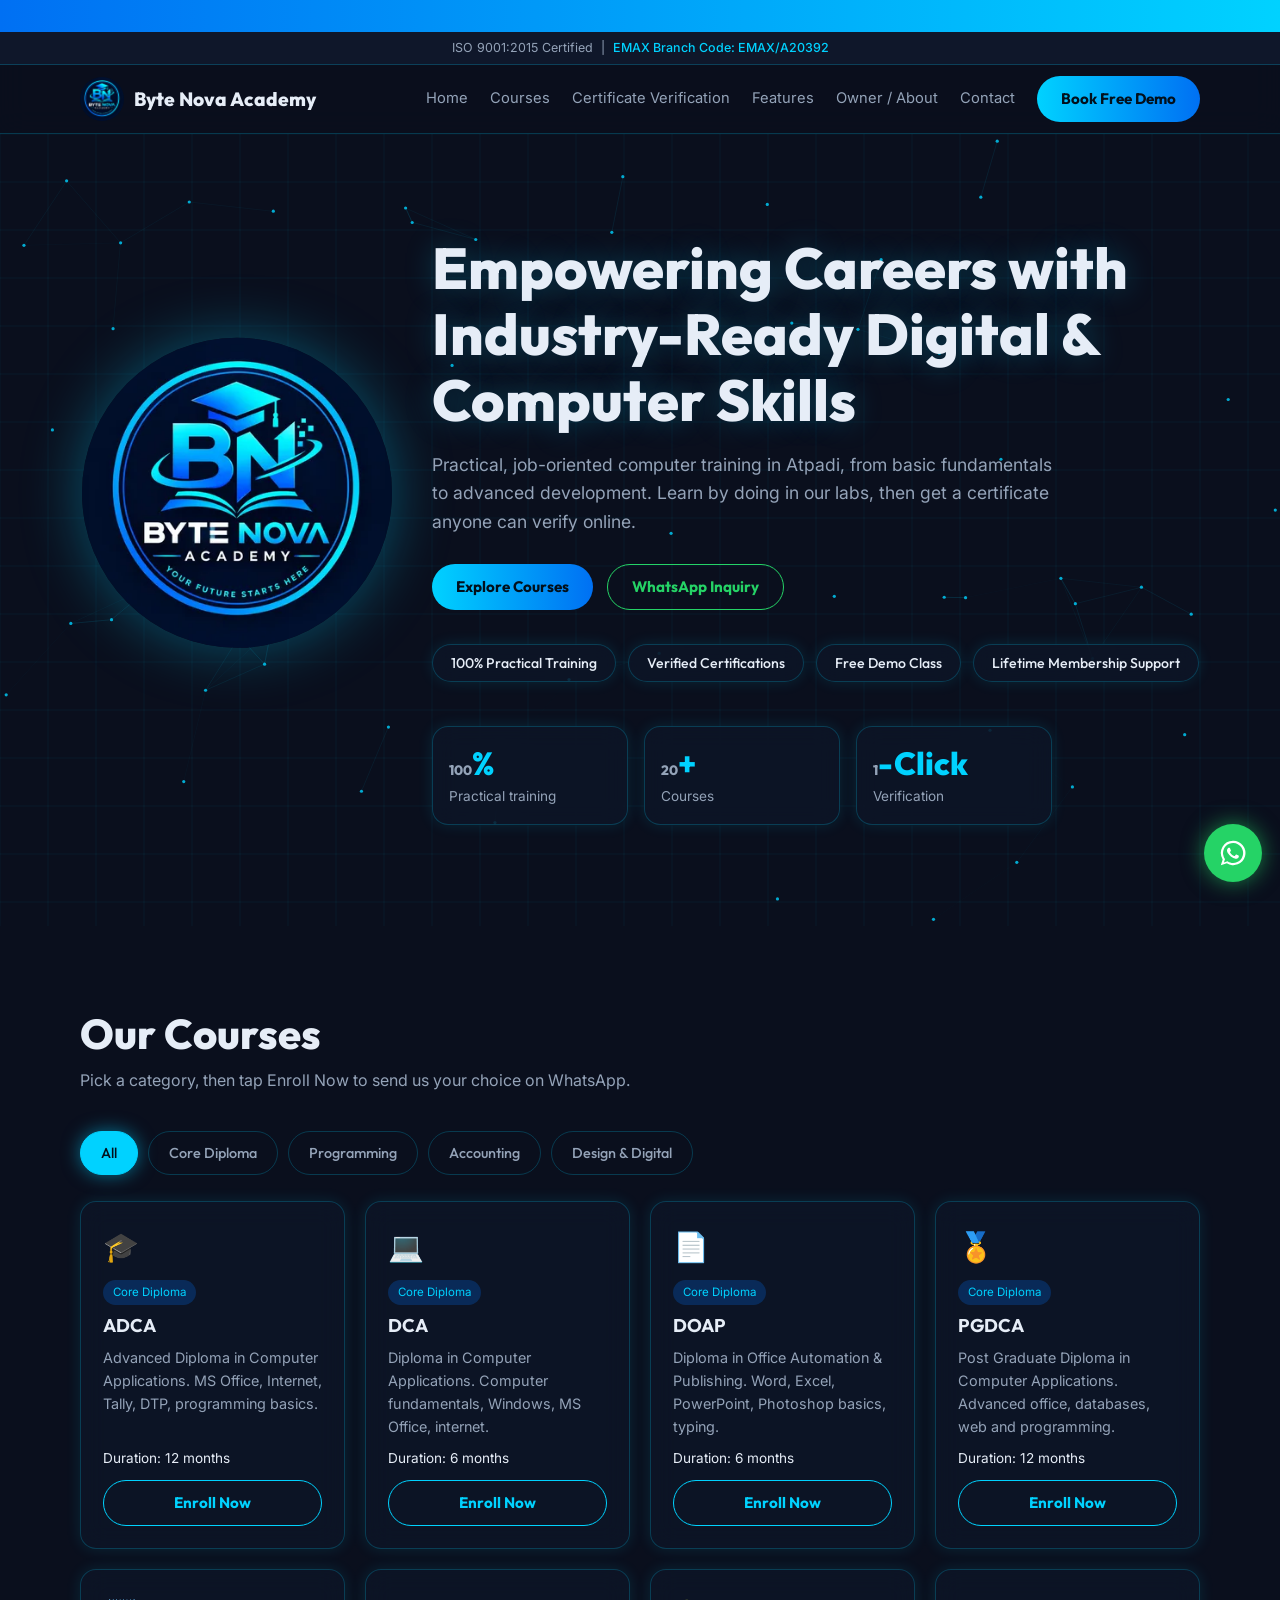
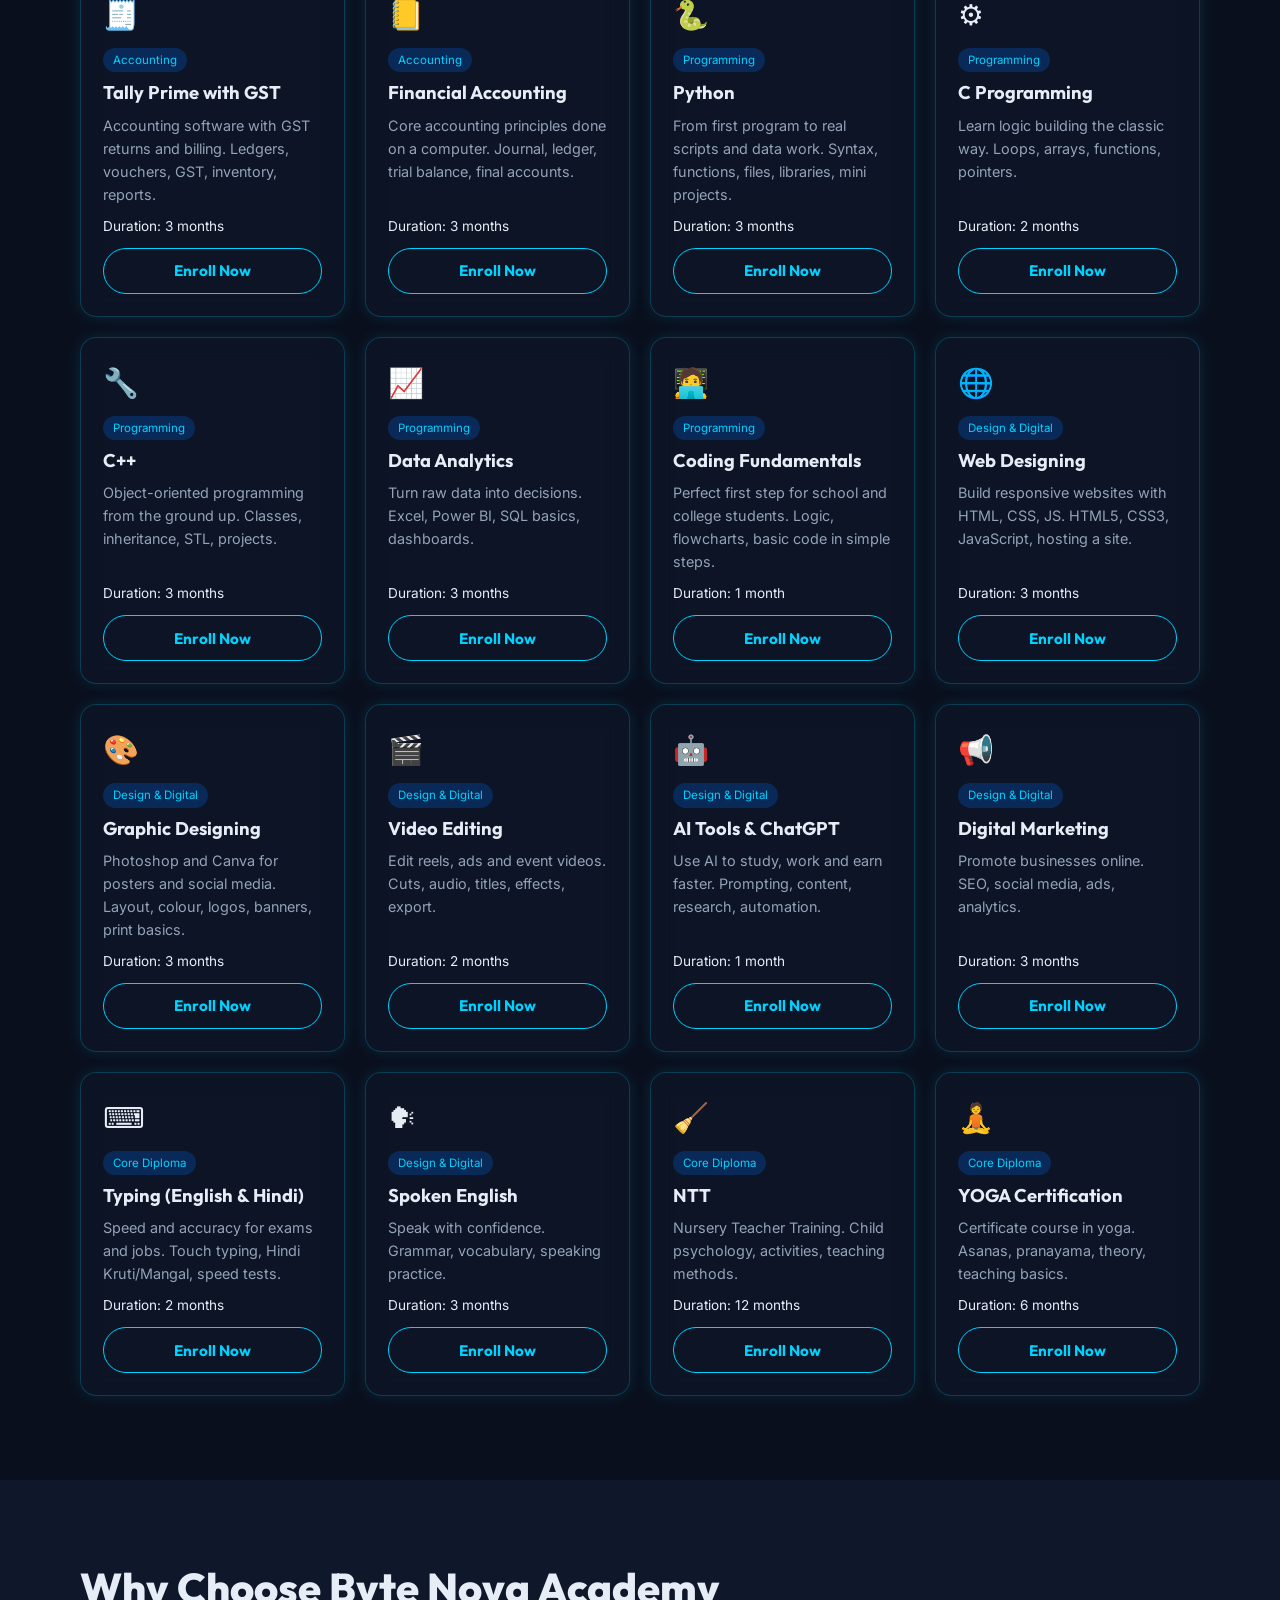
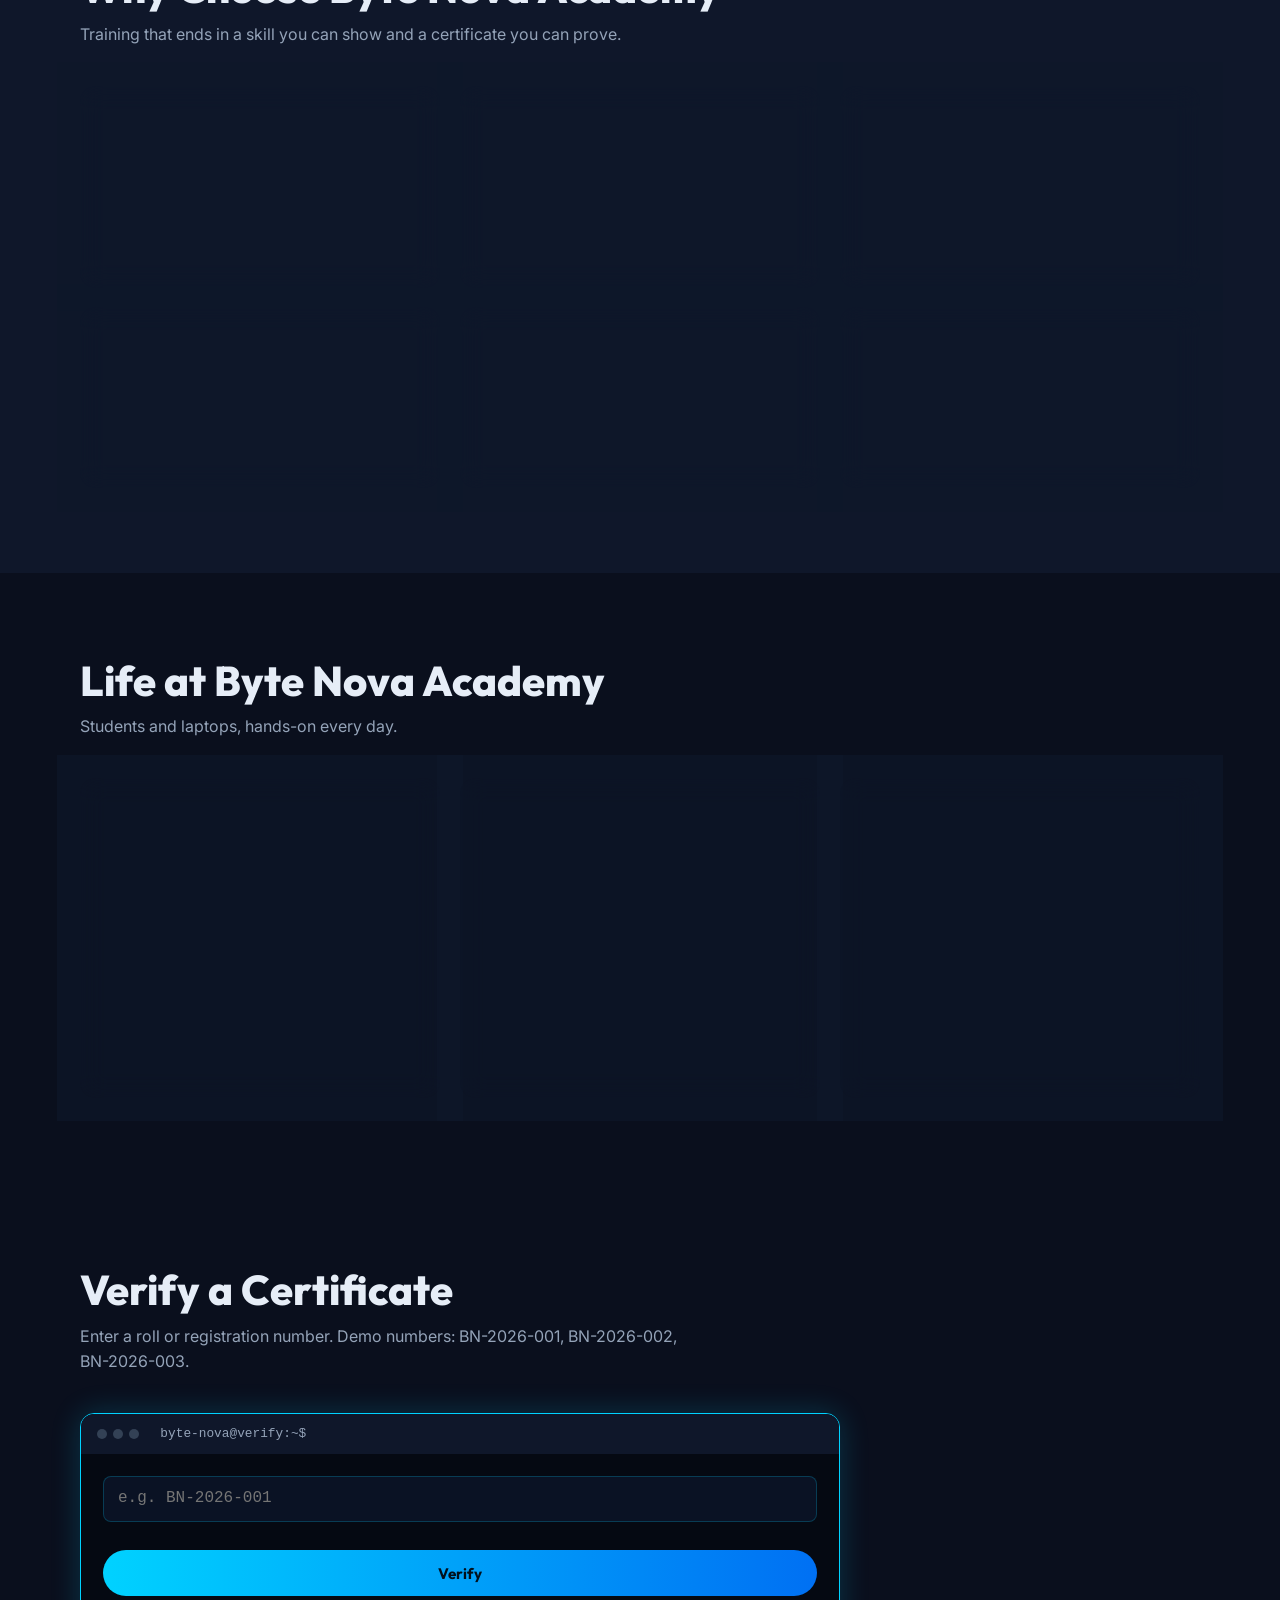
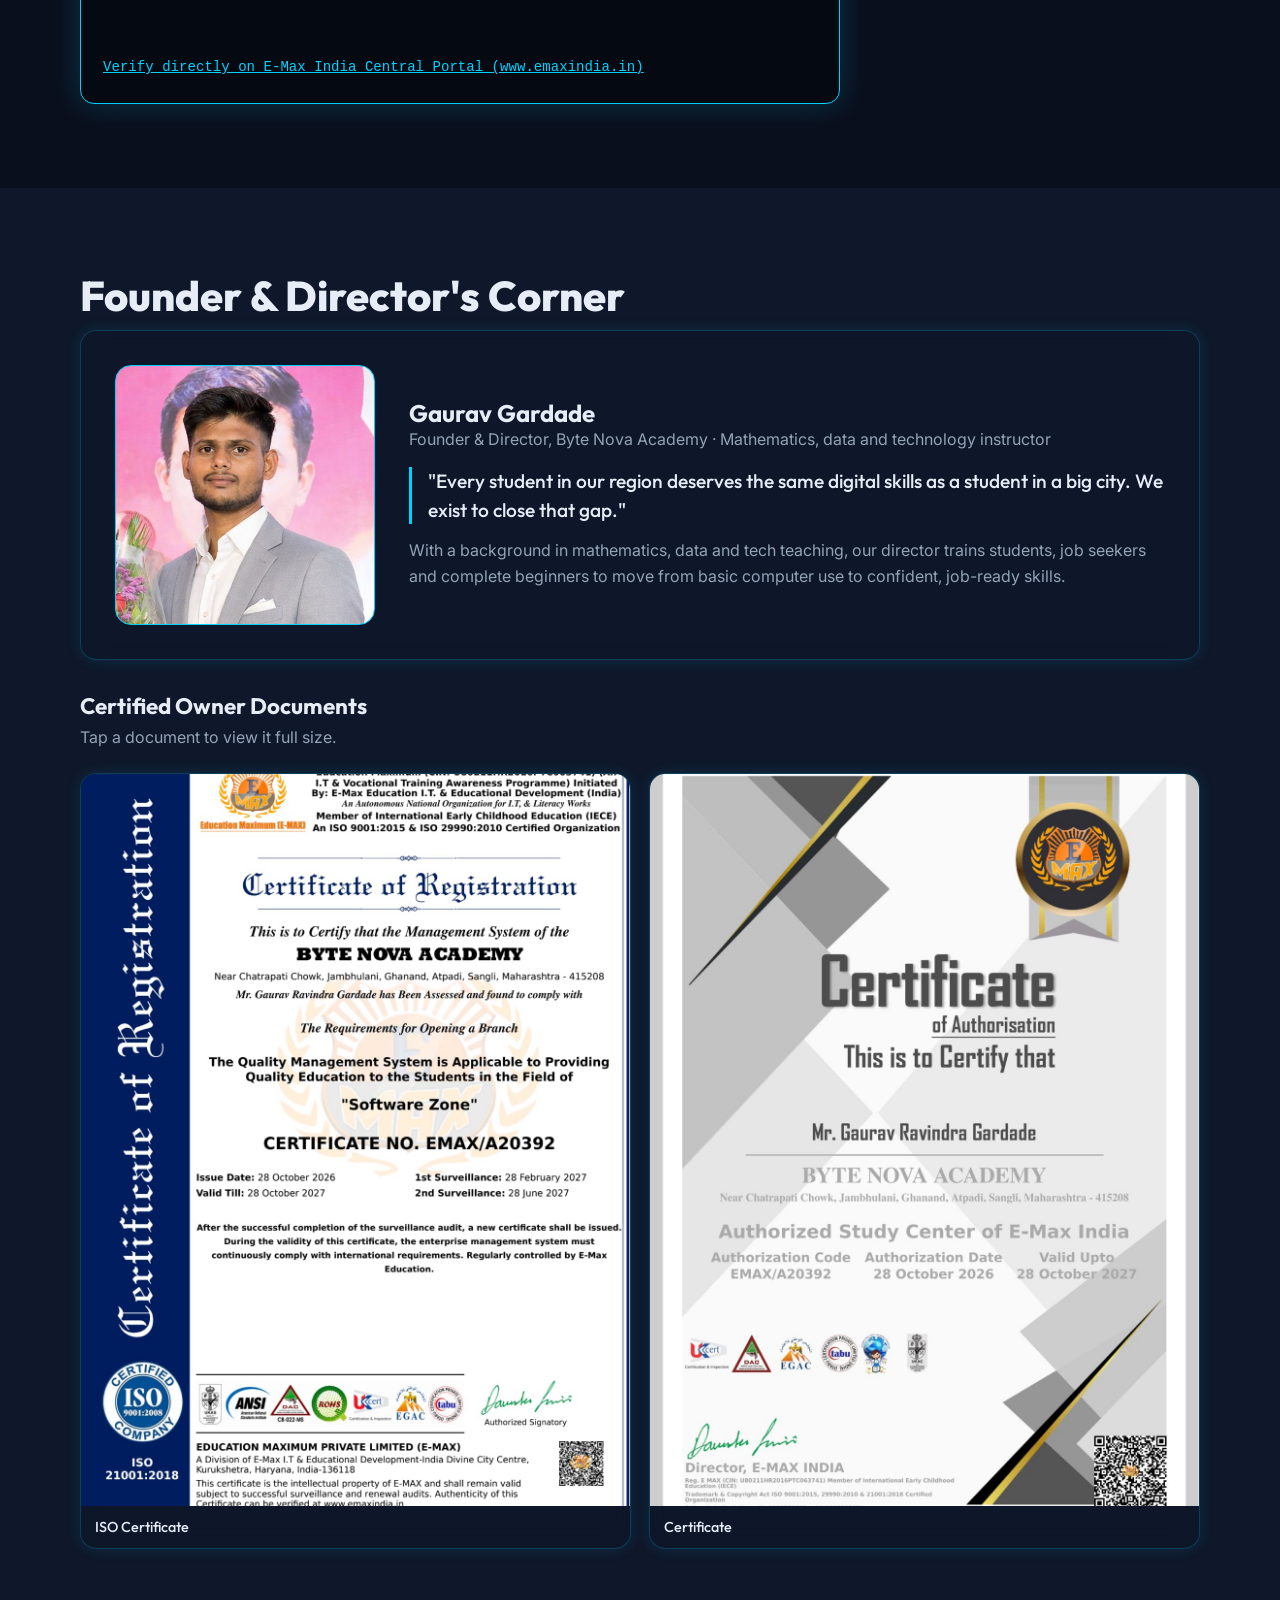
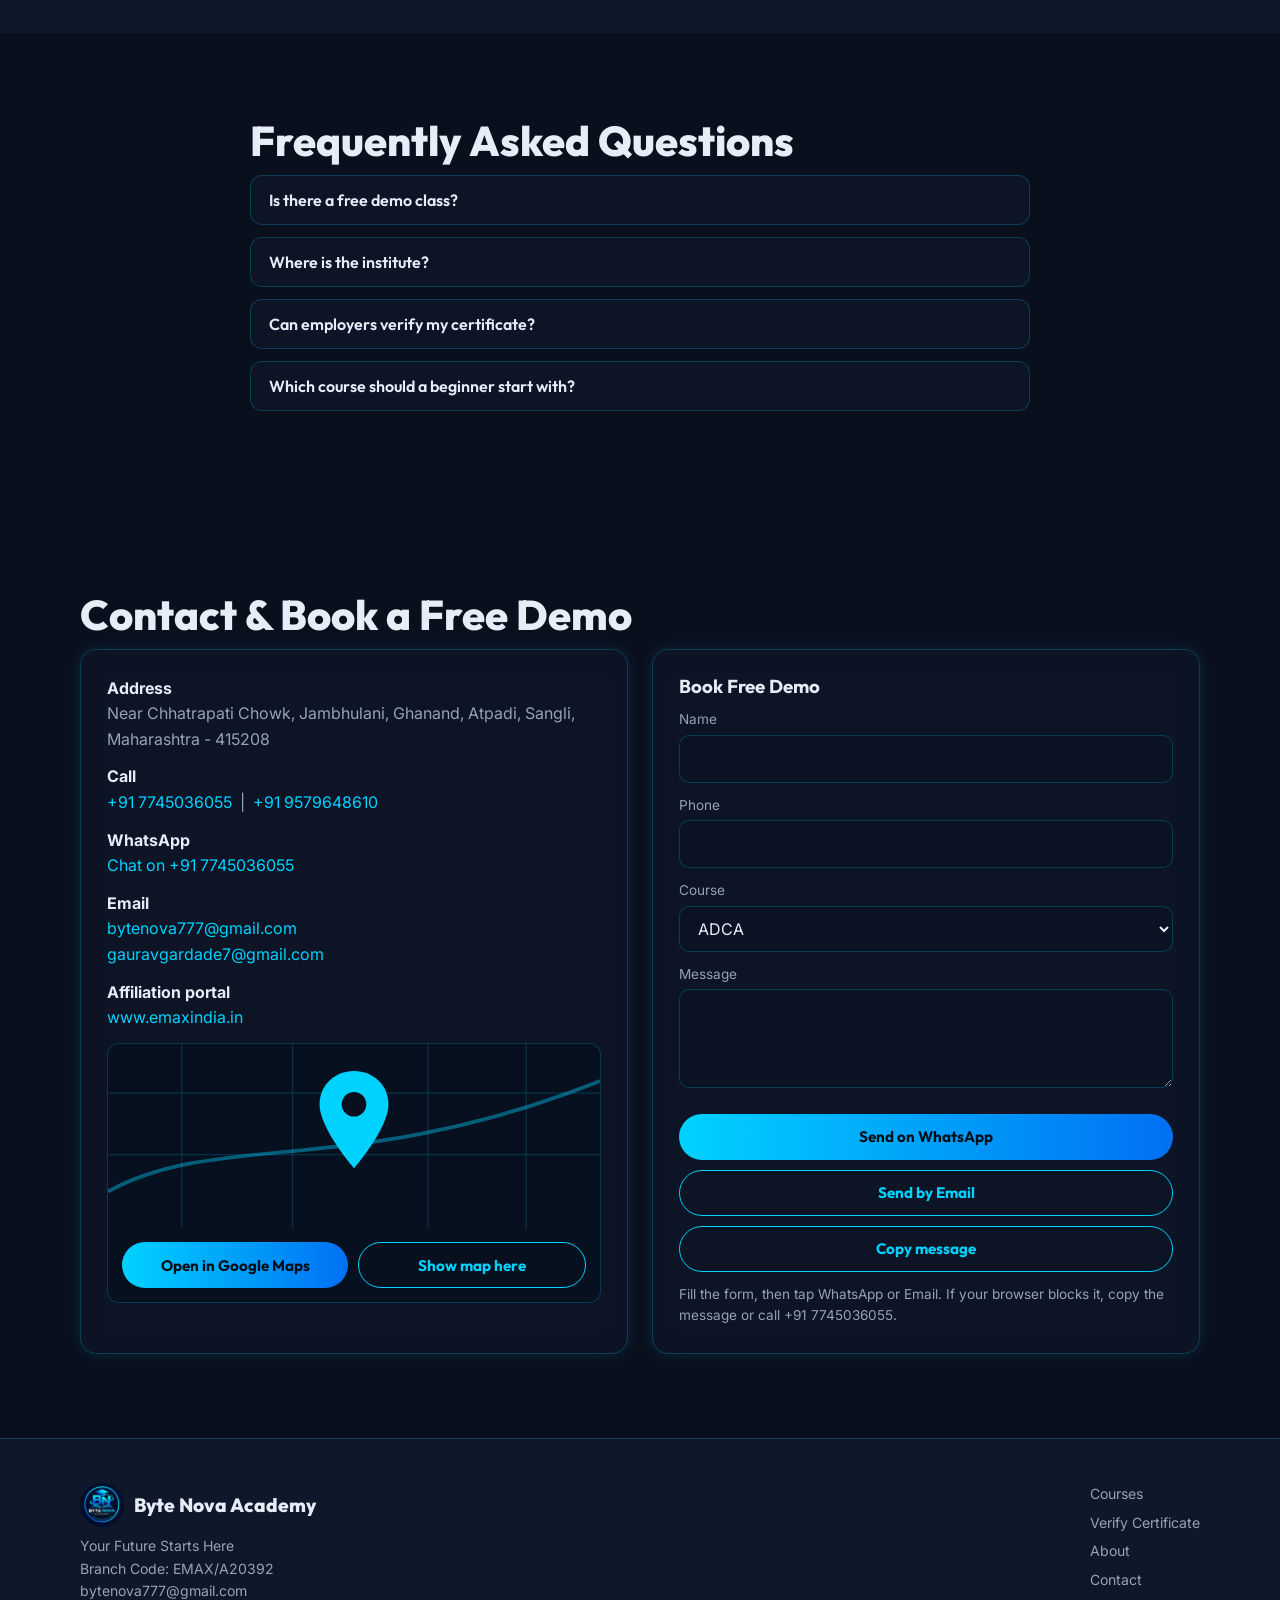
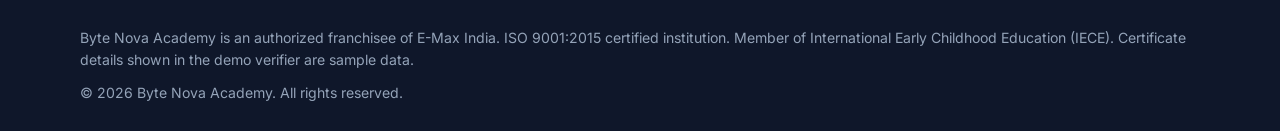
<file: index.html>
<!DOCTYPE html>
<html lang="en">
<head>
<meta charset="utf-8">
<meta name="viewport" content="width=device-width, initial-scale=1">
<title>Byte Nova Academy | Computer Courses in Atpadi, Sangli</title>
<meta name="description" content="Byte Nova Academy, authorized E-Max India franchisee in Atpadi, Sangli. ADCA, DCA, Tally, Python, Web Design, Digital Marketing and more. Free demo class.">
<meta name="robots" content="index, follow, max-image-preview:large">
<meta name="keywords" content="Byte Nova Academy, computer institute Atpadi, computer classes Sangli, ADCA, DCA, Tally GST course, Python course, web designing, E-Max India franchise, EMAX/A20392">
<meta name="author" content="Byte Nova Academy">
<meta name="geo.region" content="IN-MH"><meta name="geo.placename" content="Atpadi, Sangli">
<meta name="theme-color" content="#0a0f1d">
<!-- GOOGLE SEARCH CONSOLE: paste the content value from Search Console > Add property > URL prefix > HTML tag -->
<meta name="google-site-verification" content="Pr7QEl2_Z40V494Vmo86W4ati4UQ3uqjABa7WLPa0KI">
<!-- SITE URL is set to your live GitHub Pages address -->
<link rel="canonical" href="https://web-universe7.github.io/byte_nova_academy/">
<meta property="og:type" content="website"><meta property="og:site_name" content="Byte Nova Academy">
<meta property="og:title" content="Byte Nova Academy | Computer Courses in Atpadi, Sangli">
<meta property="og:description" content="ADCA, DCA, Tally, Python, Web Design, Digital Marketing. Free demo class. Authorized E-Max India franchisee.">
<meta property="og:url" content="https://web-universe7.github.io/byte_nova_academy/"><meta property="og:image" content="https://web-universe7.github.io/byte_nova_academy/images/logo.png">
<meta name="twitter:card" content="summary_large_image">
<script type="application/ld+json">{"@context":"https://schema.org","@type":"EducationalOrganization","name":"Byte Nova Academy","alternateName":"E-Max India Branch EMAX/A20392","url":"https://web-universe7.github.io/byte_nova_academy/","logo":"https://web-universe7.github.io/byte_nova_academy/images/logo.png","image":"https://web-universe7.github.io/byte_nova_academy/images/logo.png","founder":{"@type":"Person","name":"Gaurav Gardade","jobTitle":"Founder & Director"},"slogan":"Your Future Starts Here","email":"bytenova777@gmail.com","telephone":["+917745036055","+919579648610"],"address":{"@type":"PostalAddress","streetAddress":"Near Chhatrapati Chowk, Jambhulani, Ghanand","addressLocality":"Atpadi","addressRegion":"Maharashtra","postalCode":"415208","addressCountry":"IN"},"areaServed":["Atpadi","Sangli","Maharashtra"],"sameAs":["https://www.emaxindia.in"]}</script>
<!-- BING WEBMASTER (optional): paste code from Bing Webmaster Tools > Add site > HTML Meta Tag -->
<meta name="msvalidate.01" content="PASTE-YOUR-BING-CODE-HERE">
<meta name="format-detection" content="telephone=yes">
<link rel="alternate" hreflang="en-in" href="https://web-universe7.github.io/byte_nova_academy/">
<script type="application/ld+json">{"@context":"https://schema.org","@type":"FAQPage","mainEntity":[
{"@type":"Question","name":"Is there a free demo class at Byte Nova Academy?","acceptedAnswer":{"@type":"Answer","text":"Yes. Book a free demo class on WhatsApp at +91 7745036055."}},
{"@type":"Question","name":"Where is Byte Nova Academy located?","acceptedAnswer":{"@type":"Answer","text":"Near Chhatrapati Chowk, Jambhulani, Ghanand, Atpadi, Sangli, Maharashtra 415208."}},
{"@type":"Question","name":"Are the certificates verifiable?","acceptedAnswer":{"@type":"Answer","text":"Yes. Certificates are ISO 9001:2015 certified, carry a QR code and can be verified online with the E-Max India portal."}},
{"@type":"Question","name":"Which courses are available?","acceptedAnswer":{"@type":"Answer","text":"ADCA, DCA, DOAP, PGDCA, Tally Prime with GST, Python, C, C++, Web Designing, Graphic Designing, Digital Marketing, Typing, Spoken English, NTT and Yoga."}}]}</script>
<link rel="icon" type="image/png" href="[data-uri]">
<link rel="apple-touch-icon" href="images/logo.png">
<link rel="preconnect" href="https://fonts.googleapis.com">
<link href="https://fonts.googleapis.com/css2?family=Outfit:wght@400;500;700;800&family=Inter:wght@400;500&display=swap" rel="stylesheet">
<style>
/* ===== DESIGN TOKENS: edit colours here ===== */
:root{--founder:url("[data-uri]");--logo:url("[data-uri]");--bg:#0a0f1d;--bg2:#0f172a;--cyan:#00d2ff;--blue:#0070f3;--text:#e6edf7;--mute:#94a3b8;--glass:rgba(15,23,42,.65);--line:rgba(0,210,255,.22)}
*{box-sizing:border-box;margin:0}
html{scroll-behavior:smooth;scroll-padding-top:110px}
body{background:var(--bg);color:var(--text);font:16px/1.6 Inter,system-ui,sans-serif;overflow-x:hidden}
h1,h2,h3,.brand{font-family:Outfit,sans-serif;line-height:1.15}
a{color:inherit;text-decoration:none}
:focus-visible{outline:2px solid var(--cyan);outline-offset:3px}
.wrap{max-width:1160px;margin:0 auto;padding:0 20px}
section{padding:84px 0;position:relative}
.sec-title{font-size:clamp(1.8rem,4vw,2.6rem);font-weight:800;margin-bottom:10px}
.sec-sub{color:var(--mute);max-width:620px;margin-bottom:38px}
.glass{background:var(--glass);backdrop-filter:blur(12px);-webkit-backdrop-filter:blur(12px);border:1px solid var(--line);border-radius:16px;box-shadow:0 0 15px rgba(0,210,255,.12);transition:box-shadow .3s,transform .3s,border-color .3s}
.glass:hover{box-shadow:0 0 28px rgba(0,210,255,.35);border-color:var(--cyan);transform:translateY(-4px)}
.btn{display:inline-flex;align-items:center;justify-content:center;min-height:46px;padding:0 24px;border-radius:999px;font:700 .95rem Outfit,sans-serif;cursor:pointer;border:1px solid var(--cyan);color:var(--cyan);background:transparent;transition:box-shadow .3s,background .3s,color .3s}
.btn:hover{box-shadow:0 0 22px rgba(0,210,255,.55)}
.btn.solid{background:linear-gradient(90deg,var(--cyan),var(--blue));color:#02101c;border:0}
.btn.wa{border-color:#25d366;color:#25d366}.btn.wa:hover{box-shadow:0 0 22px rgba(37,211,102,.5)}
/* Announcement ticker */
.ticker{background:linear-gradient(90deg,var(--blue),var(--cyan));color:#02101c;font:700 .85rem Outfit;overflow:hidden;white-space:nowrap;padding:7px 0}
.ticker span{display:inline-block;padding-left:100%;animation:tick 22s linear infinite}
@keyframes tick{to{transform:translateX(-100%)}}
/* Navbar */
header{position:sticky;top:0;z-index:50;background:rgba(10,15,29,.7);backdrop-filter:blur(14px);-webkit-backdrop-filter:blur(14px);border-bottom:1px solid var(--line)}
.nav{display:flex;align-items:center;justify-content:space-between;height:68px;gap:16px}
.brand{display:flex;align-items:center;gap:10px;font-weight:800;font-size:1.2rem}
/* LOGO: images/logo.png (swap the file to change it everywhere) */
.logo{width:44px;height:44px;border-radius:50%;background:var(--logo) center/cover no-repeat;flex:none;display:inline-block;transition:box-shadow .3s}
.brand:hover .logo{box-shadow:0 0 20px var(--cyan)}
.links{display:flex;gap:22px;align-items:center;font-size:.92rem;color:var(--mute)}
.links a:hover{color:var(--cyan)}
.burger{display:none;background:none;border:1px solid var(--line);color:var(--cyan);width:44px;height:44px;border-radius:10px;font-size:1.3rem;cursor:pointer}
.badges{background:var(--bg2);border-bottom:1px solid var(--line);font-size:.78rem;color:var(--mute);text-align:center;padding:6px 10px}
.badges b{color:var(--cyan);font-weight:500}
@media(max-width:900px){.burger{display:block}.links{display:none;position:absolute;top:68px;left:0;right:0;flex-direction:column;align-items:stretch;background:var(--bg2);padding:16px 20px;border-bottom:1px solid var(--line)}.links.open{display:flex}.links a{padding:10px 0}}
/* Hero */
.hero{min-height:88vh;display:flex;align-items:center;overflow:hidden}
#grid{position:absolute;inset:0;width:100%;height:100%;z-index:0}
.hero .wrap{position:relative;z-index:1}
.emblem{background:var(--logo) center/cover no-repeat;position:absolute;left:20px;top:50%;width:310px;height:310px;border-radius:50%;transform:translateY(-62%);box-shadow:0 0 60px rgba(0,210,255,.35);animation:efloat 6s ease-in-out infinite}
@keyframes efloat{50%{transform:translateY(-68%)}}
@media(max-width:1100px){.emblem{display:none}}
@media(min-width:1101px){.hero .wrap{padding-left:370px}}
.hero h1,.hero p{position:relative}
.hero h1{font-size:clamp(2.2rem,5vw,3.6rem);font-weight:800;max-width:720px;margin-bottom:18px;text-shadow:0 0 30px rgba(0,210,255,.25)}
.hero p{color:var(--mute);max-width:620px;font-size:1.1rem;margin-bottom:28px}
.cta{display:flex;gap:14px;flex-wrap:wrap;margin-bottom:34px}
.pills{display:flex;flex-wrap:wrap;gap:12px}
.pill{padding:9px 18px;border-radius:999px;font:500 .88rem Outfit;animation:float 5s ease-in-out infinite}
.pill:nth-child(2){animation-delay:-1.2s}.pill:nth-child(3){animation-delay:-2.4s}.pill:nth-child(4){animation-delay:-3.6s}
@keyframes float{50%{transform:translateY(-8px)}}
.stats{display:grid;grid-template-columns:repeat(3,1fr);gap:16px;margin-top:44px;max-width:620px}
.stat{padding:16px}.stat b{display:block;font:800 2rem Outfit;color:var(--cyan)}.stat span{color:var(--mute);font-size:.85rem}
/* Courses */
.tabs{display:flex;flex-wrap:wrap;gap:10px;margin-bottom:26px}
.tab{min-height:44px;padding:0 20px;border-radius:999px;border:1px solid var(--line);background:transparent;color:var(--mute);font:500 .9rem Outfit;cursor:pointer;transition:.25s}
.tab:hover{color:var(--cyan)}.tab.on{background:var(--cyan);color:#02101c;border-color:var(--cyan);box-shadow:0 0 18px rgba(0,210,255,.5)}
.cards{display:grid;grid-template-columns:repeat(auto-fill,minmax(260px,1fr));gap:20px}
.course{padding:22px;display:flex;flex-direction:column;gap:10px}
.course.hide{display:none}
.ico{font-size:1.8rem}
.course h3{font-size:1.15rem}
.badge{align-self:flex-start;font-size:.72rem;padding:3px 10px;border-radius:999px;background:rgba(0,112,243,.25);color:var(--cyan)}
.course p{color:var(--mute);font-size:.9rem;flex:1}
.dur{font-size:.85rem;color:var(--text)}
/* Features */
.feat{display:grid;grid-template-columns:repeat(auto-fit,minmax(280px,1fr));gap:20px}
.feat .glass{padding:26px}.feat h3{margin:8px 0 6px;font-size:1.1rem}.feat p{color:var(--mute);font-size:.92rem}
/* Verify terminal */
.term{max-width:760px;background:#050912;border:1px solid var(--cyan);border-radius:14px;box-shadow:0 0 30px rgba(0,210,255,.2);overflow:hidden;font-family:ui-monospace,Menlo,Consolas,monospace}
.term-bar{background:var(--bg2);padding:10px 16px;font-size:.8rem;color:var(--mute);display:flex;gap:6px;align-items:center}
.dot{width:10px;height:10px;border-radius:50%;background:#334155}
.term-body{padding:22px}
.term form{display:flex;gap:10px;flex-wrap:wrap}
.term input{flex:1;min-width:200px;min-height:46px;background:#0a1224;border:1px solid var(--line);border-radius:8px;color:var(--cyan);padding:0 14px;font:inherit}
#vout{margin-top:20px;min-height:24px;font-size:.92rem}
.ok{border:1px solid #22c55e;border-radius:10px;padding:18px;position:relative;animation:pop .4s}
@keyframes pop{from{opacity:0;transform:scale(.97)}}
.ok .tag{display:inline-block;background:#22c55e;color:#02140a;font-weight:700;padding:3px 12px;border-radius:999px;margin-bottom:10px}
.ok dl{display:grid;grid-template-columns:130px 1fr;gap:6px 12px}.ok dt{color:var(--mute)}
.qr{position:absolute;right:16px;top:16px;width:64px;height:64px;border:2px dashed #22c55e;display:grid;place-items:center;font-size:.6rem;color:#22c55e;transform:rotate(-8deg)}
.err{color:#f87171}
.fallback{display:inline-block;margin-top:16px;color:var(--cyan);font-size:.88rem;text-decoration:underline}
/* Founder */
.founder{display:grid;grid-template-columns:260px 1fr;gap:34px;padding:34px;align-items:center}
/* PHOTO: replace .photo with <img src="images/founder.jpg" alt="Founder" class="photo"> */
.photo{width:100%;aspect-ratio:1;border-radius:16px;border:1px solid var(--cyan);background:linear-gradient(135deg,#0f172a,#0b2a4a);display:grid;place-items:center;color:var(--mute);font-size:.85rem;text-align:center;object-fit:cover}
.founder blockquote{font:500 1.2rem/1.5 Outfit;margin:14px 0;border-left:3px solid var(--cyan);padding-left:16px}
.founder p{color:var(--mute)}
@media(max-width:720px){.founder{grid-template-columns:1fr}.photo{max-width:240px}}
/* Contact */
.contact{display:grid;grid-template-columns:1fr 1fr;gap:24px}
@media(max-width:860px){.contact{grid-template-columns:1fr}}
.contact .glass{padding:26px}
.info p{margin-bottom:12px;color:var(--mute)}.info b{color:var(--text)}.info a{color:var(--cyan)}
.map{width:100%;height:220px;border:0;border-radius:12px;margin-top:10px;filter:invert(.9) hue-rotate(180deg)}
label{display:block;font-size:.85rem;color:var(--mute);margin:12px 0 4px}
.f{width:100%;min-height:46px;background:#0a1224;border:1px solid var(--line);border-radius:10px;color:var(--text);padding:10px 14px;font:inherit}
.f:focus{border-color:var(--cyan);box-shadow:0 0 12px rgba(0,210,255,.3);outline:0}
form .btn{margin-top:18px;width:100%}
.mapcard{margin-top:10px;border:1px solid var(--line);border-radius:12px;background:#07101f;overflow:hidden}.mapcard svg{display:block;width:100%;height:auto}.mapcard iframe{display:block;width:100%;height:240px;border:0}.mapbtns{display:flex;gap:10px;flex-wrap:wrap;padding:14px}.mapbtns .btn{flex:1;min-width:150px}
.faq details{background:var(--glass);border:1px solid var(--line);border-radius:12px;margin-bottom:12px;padding:0 18px}.faq summary{cursor:pointer;min-height:48px;display:flex;align-items:center;font:600 1rem Outfit}.faq details[open]{border-color:var(--cyan)}.faq p{color:var(--mute);padding-bottom:16px}

/* Owner documents */
.docs{margin-top:34px}.docs h3{font-size:1.4rem;margin-bottom:6px}.docs .sec-sub{margin-bottom:22px}
.docgrid{display:grid;grid-template-columns:repeat(auto-fit,minmax(210px,1fr));gap:18px}
.doc{padding:0;overflow:hidden;cursor:pointer;text-align:left;color:inherit;font:inherit;width:100%}
.doc .thumb{display:block;width:100%;aspect-ratio:3/4;object-fit:cover;background:#07101f}
.doc .ph{display:grid;place-items:center;aspect-ratio:3/4;padding:14px;text-align:center;font-size:.8rem;color:var(--mute);background:#07101f}
.doc span.cap{display:block;padding:12px 14px;font:500 .9rem Outfit;color:var(--text)}
.lb{position:fixed;inset:0;z-index:100;background:rgba(3,7,16,.92);display:none;align-items:center;justify-content:center;padding:20px}
.lb.open{display:flex}.lb img{max-width:min(94vw,900px);max-height:84vh;border:1px solid var(--cyan);border-radius:10px;box-shadow:0 0 40px rgba(0,210,255,.4)}
.lb button{position:absolute;min-width:46px;min-height:46px;border-radius:50%;border:1px solid var(--cyan);background:rgba(10,15,29,.85);color:var(--cyan);font-size:1.4rem;cursor:pointer}
.lb .x{top:16px;right:16px}.lb .pv{left:14px;top:50%}.lb .nx{right:14px;top:50%}
.lb p{position:absolute;bottom:18px;left:0;right:0;text-align:center;color:var(--text);font:500 .95rem Outfit}
/* Footer + FAB */
footer{border-top:1px solid var(--line);background:var(--bg2);padding:44px 0 28px;font-size:.88rem;color:var(--mute)}
.fgrid{display:flex;justify-content:space-between;gap:30px;flex-wrap:wrap;margin-bottom:24px}
footer a:hover{color:var(--cyan)}footer nav{display:flex;flex-direction:column;gap:6px}
.fab{position:fixed;right:18px;bottom:18px;width:58px;height:58px;border-radius:50%;background:#25d366;display:grid;place-items:center;z-index:60;box-shadow:0 0 22px rgba(37,211,102,.6);animation:pulse 2.4s infinite}
.fab svg{width:30px;height:30px;fill:#fff}
@keyframes pulse{50%{box-shadow:0 0 38px rgba(37,211,102,.95)}}

.gal{display:grid;grid-template-columns:repeat(auto-fit,minmax(280px,1fr));gap:20px}
.gal figure{overflow:hidden}.gal svg{display:block;width:100%;height:auto;background:radial-gradient(circle at 50% 40%,#0d2a4a,#07101f)}
.gal figcaption{padding:14px 18px;font:500 .95rem Outfit;color:var(--mute)}.gal figcaption b{color:var(--text);display:block}
/* Reveal */
.rv{opacity:0;transform:translateY(26px);transition:opacity .7s,transform .7s}.rv.in{opacity:1;transform:none}
@media(prefers-reduced-motion:reduce){*{animation:none!important;transition:none!important}.rv{opacity:1;transform:none}html{scroll-behavior:auto}}
</style>
</head>
<body>
<svg width="0" height="0" style="position:absolute" aria-hidden="true"><defs>
<symbol id="lap" viewBox="0 0 160 110"><rect x="18" y="4" width="124" height="80" rx="7" fill="#050912" stroke="#00d2ff" stroke-width="3"/><rect x="28" y="16" width="50" height="6" rx="3" fill="#00d2ff"/><rect x="36" y="29" width="70" height="6" rx="3" fill="#0070f3"/><rect x="36" y="42" width="44" height="6" rx="3" fill="#22c55e"/><rect x="28" y="55" width="62" height="6" rx="3" fill="#00d2ff"/><rect x="36" y="68" width="30" height="6" rx="3" fill="#0070f3"/><path d="M4 92h152l-10 14H14z" fill="#1e293b" stroke="#00d2ff" stroke-width="2"/></symbol>
<symbol id="stu" viewBox="0 0 100 130"><path d="M16 130c0-34 14-52 34-52s34 18 34 52z" fill="var(--sh,#0070f3)"/><circle cx="50" cy="40" r="22" fill="var(--sk,#e0a878)"/><path d="M27 38c0-20 12-26 24-26s23 8 22 26c-6-8-12-12-22-12s-17 4-24 12z" fill="#0b1220"/><circle cx="42" cy="43" r="2.500" fill="#0b1220"/><circle cx="58" cy="43" r="2.500" fill="#0b1220"/><path d="M43 52q7 6 14 0" stroke="#0b1220" stroke-width="2" fill="none"/></symbol>
</defs></svg>

<div class="ticker" aria-label="Announcement"><span>Admissions Open! Free Demo Classes Available. Enroll Now! &nbsp;&nbsp;&bull;&nbsp;&nbsp; Admissions Open! Free Demo Classes Available. Enroll Now!</span></div>

<header>
  <div class="badges">ISO 9001:2015 Certified &nbsp;|&nbsp; <b>EMAX Branch Code: EMAX/A20392</b></div>
  <div class="wrap nav">
    <a href="#home" class="brand"><span class="logo" role="img" aria-label="Byte Nova Academy logo"></span>Byte Nova Academy</a>
    <button class="burger" id="burger" aria-label="Open menu" aria-expanded="false">&#9776;</button>
    <nav class="links" id="links">
      <a href="#home">Home</a><a href="#courses">Courses</a><a href="#verify">Certificate Verification</a><a href="#features">Features</a><a href="#about">Owner / About</a><a href="#contact">Contact</a>
      <a href="#contact" class="btn solid">Book Free Demo</a>
    </nav>
  </div>
</header>

<main>
<section class="hero" id="home">
  <canvas id="grid" aria-hidden="true"></canvas>
  <div class="wrap">
    <div class="emblem" role="img" aria-label="Byte Nova Academy emblem"></div>
    <h1>Empowering Careers with Industry-Ready Digital &amp; Computer Skills</h1>
    <p>Practical, job-oriented computer training in Atpadi, from basic fundamentals to advanced development. Learn by doing in our labs, then get a certificate anyone can verify online.</p>
    <div class="cta">
      <a href="#courses" class="btn solid">Explore Courses</a>
      <!-- WHATSAPP NUMBER: change 917745036055 (country code + number, no +) -->
      <a href="https://wa.me/917745036055?text=Hi%20Byte%20Nova%20Academy" class="btn wa" target="_blank" rel="noopener">WhatsApp Inquiry</a>
    </div>
    <div class="pills">
      <span class="pill glass">100% Practical Training</span><span class="pill glass">Verified Certifications</span><span class="pill glass">Free Demo Class</span><span class="pill glass">Lifetime Membership Support</span>
    </div>
    <div class="stats">
      <div class="stat glass"><b><span data-n="100">0</span>%</b><span>Practical training</span></div>
      <div class="stat glass"><b><span data-n="20">0</span>+</b><span>Courses</span></div>
      <div class="stat glass"><b><span data-n="1">0</span>-Click</b><span>Verification</span></div>
    </div>
  </div>
</section>

<section id="courses">
  <div class="wrap">
    <h2 class="sec-title rv">Our Courses</h2>
    <p class="sec-sub rv">Pick a category, then tap Enroll Now to send us your choice on WhatsApp.</p>
    <div class="tabs rv" role="tablist" id="tabs">
      <button class="tab on" data-f="all">All</button><button class="tab" data-f="core">Core Diploma</button><button class="tab" data-f="prog">Programming</button><button class="tab" data-f="acc">Accounting</button><button class="tab" data-f="design">Design &amp; Digital</button>
    </div>
    <div class="cards" id="cards"></div>
  </div>
</section>

<section id="features" style="background:var(--bg2)">
  <div class="wrap">
    <h2 class="sec-title rv">Why Choose Byte Nova Academy</h2>
    <p class="sec-sub rv">Training that ends in a skill you can show and a certificate you can prove.</p>
    <div class="feat">
      <div class="glass rv"><span class="ico">&#128187;</span><h3>100% Practical Lab Training</h3><p>Every concept is practised on a computer, not just explained on a board.</p></div>
      <div class="glass rv"><span class="ico">&#9989;</span><h3>ISO 9001:2015 &amp; QR-Verified Certificates</h3><p>Employers can scan the QR code and confirm your certificate instantly.</p></div>
      <div class="glass rv"><span class="ico">&#128202;</span><h3>Student Login Portal</h3><p>Check results, download admit cards and see exam schedules in one place.</p></div>
      <div class="glass rv"><span class="ico">&#128218;</span><h3>Free Study Material &amp; Practice Tests</h3><p>E-books and online practice tests included with your course.</p></div>
      <div class="glass rv"><span class="ico">&#9200;</span><h3>Flexible Batches, 1-on-1 Guidance</h3><p>Choose a timing that fits school, college or work, and get personal help.</p></div>
      <div class="glass rv"><span class="ico">&#128226;</span><h3>Daily Job Alerts</h3><p>Government and private job openings shared with students every day.</p></div>
    </div>
  </div>
</section>

<section id="gallery">
  <div class="wrap">
    <h2 class="sec-title rv">Life at Byte Nova Academy</h2>
    <p class="sec-sub rv">Students and laptops, hands-on every day. <!-- PHOTOS: replace each <svg> below with <img src="images/lab1.jpg" alt="..." style="width:100%;display:block"> using your real lab photos --></p>
    <div class="gal">
      <figure class="glass rv">
        <svg viewBox="0 0 400 260" role="img" aria-label="Student coding on a laptop"><g stroke="#00d2ff" stroke-opacity=".08"><path d="M0 60h400M0 120h400M0 180h400M80 0v260M160 0v260M240 0v260M320 0v260"/></g>
        <rect x="0" y="205" width="400" height="55" fill="#0b1830"/><use href="#stu" x="60" y="50" width="100" height="130" style="--sh:#0070f3"/><use href="#lap" x="130" y="95" width="190" height="130"/><text x="300" y="60" fill="#00d2ff" font-size="30" font-family="monospace">&lt;/&gt;</text><text x="330" y="110" fill="#22c55e" font-size="22" font-family="monospace">py</text></svg>
        <figcaption><b>Practical lab sessions</b>Every student gets a computer to work on.</figcaption>
      </figure>
      <figure class="glass rv">
        <svg viewBox="0 0 400 260" role="img" aria-label="Teacher guiding a student"><g stroke="#00d2ff" stroke-opacity=".08"><path d="M0 60h400M0 120h400M0 180h400M80 0v260M160 0v260M240 0v260M320 0v260"/></g>
        <rect x="0" y="205" width="400" height="55" fill="#0b1830"/><rect x="215" y="30" width="165" height="100" rx="8" fill="#050912" stroke="#00d2ff" stroke-width="2"/><rect x="230" y="48" width="90" height="7" rx="3" fill="#00d2ff"/><rect x="230" y="66" width="130" height="7" rx="3" fill="#0070f3"/><rect x="230" y="84" width="70" height="7" rx="3" fill="#22c55e"/><use href="#stu" x="30" y="70" width="95" height="125" style="--sh:#0ea5a4"/><use href="#lap" x="85" y="125" width="130" height="90"/><use href="#stu" x="250" y="70" width="95" height="125" style="--sh:#7c3aed;--sk:#c68642"/></svg>
        <figcaption><b>1-on-1 guidance</b>Trainers sit with you until the concept clicks.</figcaption>
      </figure>
      <figure class="glass rv">
        <svg viewBox="0 0 400 260" role="img" aria-label="Students with laptops and a certificate"><g stroke="#00d2ff" stroke-opacity=".08"><path d="M0 60h400M0 120h400M0 180h400M80 0v260M160 0v260M240 0v260M320 0v260"/></g>
        <rect x="0" y="205" width="400" height="55" fill="#0b1830"/><use href="#stu" x="20" y="75" width="85" height="115" style="--sh:#0070f3"/><use href="#stu" x="150" y="60" width="95" height="130" style="--sh:#0ea5a4;--sk:#c68642"/><use href="#stu" x="290" y="75" width="85" height="115" style="--sh:#7c3aed"/><use href="#lap" x="10" y="150" width="110" height="75"/><use href="#lap" x="280" y="150" width="110" height="75"/><rect x="160" y="150" width="75" height="52" rx="4" fill="#fff"/><rect x="170" y="162" width="55" height="5" fill="#0070f3"/><rect x="170" y="174" width="40" height="4" fill="#94a3b8"/><circle cx="218" cy="190" r="7" fill="#22c55e"/><path d="M178 38l22-10 22 10-22 10zM188 44v10q12 6 24 0V44" fill="#00d2ff"/></svg>
        <figcaption><b>Certified and job-ready</b>Finish a course and receive a verifiable certificate.</figcaption>
      </figure>
    </div>
  </div>
</section>

<section id="verify">
  <div class="wrap">
    <h2 class="sec-title rv">Verify a Certificate</h2>
    <p class="sec-sub rv">Enter a roll or registration number. Demo numbers: BN-2026-001, BN-2026-002, BN-2026-003.</p>
    <div class="term rv">
      <div class="term-bar"><i class="dot"></i><i class="dot"></i><i class="dot"></i>&nbsp; byte-nova@verify:~$</div>
      <div class="term-body">
        <form id="vform">
          <input id="vin" placeholder="e.g. BN-2026-001" aria-label="Roll or certificate registration number" autocomplete="off" required>
          <button class="btn solid" type="submit">Verify</button>
        </form>
        <div id="vout" aria-live="polite"></div>
        <a class="fallback" href="https://www.emaxindia.in" target="_blank" rel="noopener">Verify directly on E-Max India Central Portal (www.emaxindia.in)</a>
      </div>
    </div>
  </div>
</section>

<section id="about" style="background:var(--bg2)">
  <div class="wrap">
    <h2 class="sec-title rv">Founder &amp; Director's Corner</h2>
    <div class="glass founder rv">
      <!-- PHOTO: images/founder.jpg is the same picture; swap the file or the --founder variable -->
      <div class="photo" role="img" aria-label="Gaurav, Founder and Director of Byte Nova Academy" style="background:var(--founder) center top/cover no-repeat"></div>
      <div>
        <h3 style="font-size:1.5rem">Gaurav Gardade</h3>
        <p>Founder &amp; Director, Byte Nova Academy &middot; Mathematics, data and technology instructor</p>
        <blockquote>"Every student in our region deserves the same digital skills as a student in a big city. We exist to close that gap."</blockquote>
        <!-- EDIT: replace this paragraph with the director's real credentials -->
        <p>With a background in mathematics, data and tech teaching, our director trains students, job seekers and complete beginners to move from basic computer use to confident, job-ready skills.</p>
      </div>
    </div>
    <!-- OWNER DOCUMENTS: files go in the images folder. Edit file names and captions in DOCS (script at the bottom) -->
    <div class="docs rv">
      <h3>Certified Owner Documents</h3>
      <p class="sec-sub">Tap a document to view it full size.</p>
      <div class="docgrid" id="docgrid"></div>
    </div>
  </div>
</section>

<section id="faq">
  <div class="wrap" style="max-width:820px">
    <h2 class="sec-title rv">Frequently Asked Questions</h2>
    <div class="faq rv">
      <details><summary>Is there a free demo class?</summary><p>Yes. Use the Book Free Demo form below or message us on WhatsApp at +91 7745036055.</p></details>
      <details><summary>Where is the institute?</summary><p>Near Chhatrapati Chowk, Jambhulani, Ghanand, Atpadi, Sangli, Maharashtra 415208.</p></details>
      <details><summary>Can employers verify my certificate?</summary><p>Yes. Enter your registration number in the verifier above, or use the E-Max India central portal at www.emaxindia.in.</p></details>
      <details><summary>Which course should a beginner start with?</summary><p>DCA or Coding Fundamentals are the usual starting points. We will guide you in your free demo.</p></details>
    </div>
  </div>
</section>

<section id="contact">
  <div class="wrap">
    <h2 class="sec-title rv">Contact &amp; Book a Free Demo</h2>
    <div class="contact">
      <div class="glass info rv">
        <p><b>Address</b><br>Near Chhatrapati Chowk, Jambhulani, Ghanand, Atpadi, Sangli, Maharashtra - 415208</p>
        <!-- PHONE NUMBERS: edit tel: and wa.me links -->
        <p><b>Call</b><br><a href="tel:+917745036055">+91 7745036055</a> &nbsp;|&nbsp; <a href="tel:+919579648610">+91 9579648610</a></p>
        <p><b>WhatsApp</b><br><a href="https://wa.me/917745036055?text=Hi%20Byte%20Nova%20Academy" target="_blank" rel="noopener">Chat on +91 7745036055</a></p>
        <p><b>Email</b><br><a href="mailto:bytenova777@gmail.com">bytenova777@gmail.com</a><br><a href="mailto:gauravgardade7@gmail.com">gauravgardade7@gmail.com</a></p>
        <p><b>Affiliation portal</b><br><a href="https://www.emaxindia.in" target="_blank" rel="noopener">www.emaxindia.in</a></p>
        <!-- MAP: edit MAPQ in the script for an exact pin (paste your Google Maps place name or address) -->
        <div class="mapcard" id="mapbox">
          <svg viewBox="0 0 400 150" aria-hidden="true"><g stroke="#00d2ff" stroke-opacity=".18" fill="none"><path d="M0 40h400M0 90h400M60 0v150M150 0v150M260 0v150M340 0v150"/><path d="M0 120C90 70 200 110 400 30" stroke-opacity=".4" stroke-width="3"/></g><path d="M200 22c-16 0-28 12-28 27 0 20 28 52 28 52s28-32 28-52c0-15-12-27-28-27z" fill="#00d2ff"/><circle cx="200" cy="49" r="10" fill="#0a0f1d"/></svg>
          <div class="mapbtns"><a class="btn solid" id="maplink" href="https://www.google.com/maps/search/?api=1&query=Atpadi+Sangli+Maharashtra" target="_blank" rel="noopener">Open in Google Maps</a><button class="btn" type="button" id="mapshow">Show map here</button></div>
        </div>
      </div>
      <form class="glass rv" id="demo">
        <h3>Book Free Demo</h3>
        <label for="n">Name</label><input class="f" id="n" required>
        <label for="p">Phone</label><input class="f" id="p" type="tel" pattern="[0-9+ ]{10,14}" required>
        <label for="c">Course</label><select class="f" id="c"></select>
        <label for="m">Message</label><textarea class="f" id="m" rows="3"></textarea>
        <a class="btn solid" id="wabtn" href="https://wa.me/917745036055" target="_blank" rel="noopener">Send on WhatsApp</a>
        <a class="btn" id="mailbtn" href="mailto:bytenova777@gmail.com" target="_blank" rel="noopener" style="margin-top:10px">Send by Email</a>
        <button class="btn" type="button" id="cp" style="margin-top:10px">Copy message</button>
        <p id="fb" aria-live="polite" style="margin-top:12px;font-size:.85rem;color:var(--mute)">Fill the form, then tap WhatsApp or Email. If your browser blocks it, copy the message or call +91 7745036055.</p>
      </form>
    </div>
  </div>
</section>
</main>

<footer>
  <div class="wrap">
    <div class="fgrid">
      <div><div class="brand" style="color:var(--text)"><span class="logo" role="img" aria-label="Byte Nova Academy logo"></span>Byte Nova Academy</div><p style="margin-top:8px">Your Future Starts Here<br>Branch Code: EMAX/A20392<br><a href="mailto:bytenova777@gmail.com">bytenova777@gmail.com</a></p></div>
      <nav><a href="#courses">Courses</a><a href="#verify">Verify Certificate</a><a href="#about">About</a><a href="#contact">Contact</a></nav>
    </div>
    <p>Byte Nova Academy is an authorized franchisee of E-Max India. ISO 9001:2015 certified institution. Member of International Early Childhood Education (IECE). Certificate details shown in the demo verifier are sample data.</p>
    <p style="margin-top:10px">&copy; <span id="yr"></span> Byte Nova Academy. All rights reserved.</p>
  </div>
</footer>

<a class="fab" href="https://wa.me/917745036055?text=Hi%20Byte%20Nova%20Academy" target="_blank" rel="noopener" aria-label="Chat on WhatsApp">
  <svg viewBox="0 0 32 32"><path d="M16 3a13 13 0 0 0-11 19.8L3 29l6.4-2A13 13 0 1 0 16 3zm0 23.7c-2 0-3.9-.6-5.5-1.600l-.4-.2-3.800 1.200 1.200-3.700-.3-.4A10.700 10.700 0 1 1 16 26.700zm5.900-8c-.3-.2-1.900-.9-2.200-1-.3-.1-.5-.2-.7.200-.2.300-.8 1-1 1.200-.2.200-.4.200-.7.100-1.900-.9-3.100-1.700-4.400-3.800-.3-.6.300-.5.900-1.700.1-.2 0-.4 0-.5l-1-2.300c-.3-.6-.5-.5-.7-.5h-.6c-.2 0-.5.100-.8.400-.3.300-1.100 1.100-1.100 2.600s1.100 3 1.300 3.200c.2.200 2.200 3.400 5.300 4.700 2 .8 2.700.9 3.700.7.600-.1 1.900-.8 2.100-1.500.3-.7.3-1.400.2-1.500-.1-.1-.3-.2-.6-.4z"/></svg>
</a>

<div class="lb" id="lb" role="dialog" aria-modal="true" aria-label="Document viewer">
  <button class="x" id="lbx" aria-label="Close">&times;</button><button class="pv" id="lbp" aria-label="Previous">&#8249;</button><button class="nx" id="lbn" aria-label="Next">&#8250;</button>
  <img id="lbi" alt=""><p id="lbc"></p>
</div>

<script>
/* ===== COURSE DATA: edit/add courses here. cat = core | prog | acc | design ===== */
const COURSES=[
["&#127891;","ADCA","core","Advanced Diploma in Computer Applications","12 months","MS Office, Internet, Tally, DTP, programming basics."],
["&#128187;","DCA","core","Diploma in Computer Applications","6 months","Computer fundamentals, Windows, MS Office, internet."],
["&#128196;","DOAP","core","Diploma in Office Automation & Publishing","6 months","Word, Excel, PowerPoint, Photoshop basics, typing."],
["&#127941;","PGDCA","core","Post Graduate Diploma in Computer Applications","12 months","Advanced office, databases, web and programming."],
["&#129534;","Tally Prime with GST","acc","Accounting software with GST returns and billing","3 months","Ledgers, vouchers, GST, inventory, reports."],
["&#128210;","Financial Accounting","acc","Core accounting principles done on a computer","3 months","Journal, ledger, trial balance, final accounts."],
["&#128013;","Python","prog","From first program to real scripts and data work","3 months","Syntax, functions, files, libraries, mini projects."],
["&#9881;","C Programming","prog","Learn logic building the classic way","2 months","Loops, arrays, functions, pointers."],
["&#128295;","C++","prog","Object-oriented programming from the ground up","3 months","Classes, inheritance, STL, projects."],
["&#128200;","Data Analytics","prog","Turn raw data into decisions","3 months","Excel, Power BI, SQL basics, dashboards."],
["&#129489;&#8205;&#128187;","Coding Fundamentals","prog","Perfect first step for school and college students","1 month","Logic, flowcharts, basic code in simple steps."],
["&#127760;","Web Designing","design","Build responsive websites with HTML, CSS, JS","3 months","HTML5, CSS3, JavaScript, hosting a site."],
["&#127912;","Graphic Designing","design","Photoshop and Canva for posters and social media","3 months","Layout, colour, logos, banners, print basics."],
["&#127916;","Video Editing","design","Edit reels, ads and event videos","2 months","Cuts, audio, titles, effects, export."],
["&#129302;","AI Tools & ChatGPT","design","Use AI to study, work and earn faster","1 month","Prompting, content, research, automation."],
["&#128226;","Digital Marketing","design","Promote businesses online","3 months","SEO, social media, ads, analytics."],
["&#9000;","Typing (English & Hindi)","core","Speed and accuracy for exams and jobs","2 months","Touch typing, Hindi Kruti/Mangal, speed tests."],
["&#128483;","Spoken English","design","Speak with confidence","3 months","Grammar, vocabulary, speaking practice."],
["&#129529;","NTT","core","Nursery Teacher Training","12 months","Child psychology, activities, teaching methods."],
["&#129496;","YOGA Certification","core","Certificate course in yoga","6 months","Asanas, pranayama, theory, teaching basics."]
];
const WA="917745036055";
const cards=document.getElementById("cards"),sel=document.getElementById("c");
COURSES.forEach(c=>{
  cards.insertAdjacentHTML("beforeend",`<article class="glass course rv" data-c="${c[2]}"><span class="ico">${c[0]}</span><span class="badge">${{core:"Core Diploma",prog:"Programming",acc:"Accounting",design:"Design & Digital"}[c[2]]}</span><h3>${c[1]}</h3><p>${c[3]}. ${c[5]}</p><span class="dur">Duration: ${c[4]}</span><a class="btn" href="https://wa.me/${WA}?text=${encodeURIComponent("Hi Byte Nova Academy, I want to enroll in "+c[1].replace(/&amp;/g,"&"))}" target="_blank" rel="noopener">Enroll Now</a></article>`);
  sel.insertAdjacentHTML("beforeend",`<option>${c[1]}</option>`);
});
document.getElementById("tabs").addEventListener("click",e=>{
  const t=e.target.closest(".tab");if(!t)return;
  document.querySelectorAll(".tab").forEach(b=>b.classList.toggle("on",b===t));
  document.querySelectorAll(".course").forEach(el=>el.classList.toggle("hide",t.dataset.f!=="all"&&el.dataset.c!==t.dataset.f));
});
/* Mobile menu */
const burger=document.getElementById("burger"),links=document.getElementById("links");
burger.onclick=()=>burger.setAttribute("aria-expanded",links.classList.toggle("open"));
links.addEventListener("click",e=>{if(e.target.tagName==="A")links.classList.remove("open")});
/* ===== MOCK CERTIFICATE DATABASE: replace with real records or an API later ===== */
const CERTS={
"BN-2026-001":{name:"Rahul Patil",course:"ADCA",grade:"A+ (87%)",date:"12 Jan 2026"},
"BN-2026-002":{name:"Sneha Jadhav",course:"Tally Prime with GST",grade:"A (81%)",date:"28 Feb 2026"},
"BN-2026-003":{name:"Amit Shinde",course:"Python",grade:"A+ (90%)",date:"15 Mar 2026"}};
document.getElementById("vform").addEventListener("submit",e=>{
  e.preventDefault();
  const id=document.getElementById("vin").value.trim().toUpperCase(),o=document.getElementById("vout"),r=CERTS[id];
  o.innerHTML=r?`<div class="ok"><div class="qr">QR<br>STAMP</div><span class="tag">VERIFIED OFFICIAL</span><dl><dt>Registration</dt><dd>${id}</dd><dt>Student</dt><dd>${r.name}</dd><dt>Course</dt><dd>${r.course}</dd><dt>Grade</dt><dd>${r.grade}</dd><dt>Issue date</dt><dd>${r.date}</dd><dt>Branch code</dt><dd>EMAX/A20392</dd></dl></div>`
  :`<span class="err">No record found for "${id.replace(/</g,"")}". Check the number and try again, or use the E-Max India portal below.</span>`;
});
/* Demo form: real links (WhatsApp / Email / Copy). EMAILS: edit MAIL */
const MAIL="bytenova777@gmail.com,gauravgardade7@gmail.com";
const form=document.getElementById("demo"),fb=document.getElementById("fb"),wab=document.getElementById("wabtn"),mb=document.getElementById("mailbtn");
const val=i=>document.getElementById(i).value.trim();
const msg=()=>`Hi Byte Nova Academy, I want a free demo.\nName: ${val("n")}\nPhone: ${val("p")}\nCourse: ${val("c")}\nMessage: ${val("m")}`;
const setLinks=()=>{wab.href=`https://api.whatsapp.com/send?phone=${WA}&text=${encodeURIComponent(msg())}`;mb.href=`mailto:${MAIL}?subject=${encodeURIComponent("Free demo request - Byte Nova Academy")}&body=${encodeURIComponent(msg())}`};
form.addEventListener("input",setLinks);setLinks();
form.addEventListener("submit",e=>e.preventDefault());
[wab,mb].forEach(l=>l.addEventListener("click",e=>{if(!form.reportValidity()){e.preventDefault();return}setLinks();fb.textContent="Opening... if nothing opens, use Copy message and send it to +91 7745036055."}));
document.getElementById("cp").addEventListener("click",async()=>{
  if(!form.reportValidity())return;
  try{await navigator.clipboard.writeText(msg());fb.textContent="Message copied. Paste it in WhatsApp or email."}catch(_){fb.textContent="Copy failed. Please call +91 7745036055."}
});
/* MAP: change MAPQ to your exact place for a precise pin */
const MAPQ="Atpadi, Sangli, Maharashtra 415208";
document.getElementById("maplink").href="https://www.google.com/maps/search/?api=1&query="+encodeURIComponent(MAPQ);
document.getElementById("mapshow").addEventListener("click",()=>{
  const f=document.createElement("iframe");f.title="Map of Byte Nova Academy";f.loading="lazy";
  f.src="https://www.google.com/maps?q="+encodeURIComponent(MAPQ)+"&output=embed";
  document.getElementById("mapbox").prepend(f);document.querySelector("#mapbox svg").remove();document.getElementById("mapshow").remove();
});
/* SEO: course list for Google (generated from COURSES above) */
(()=>{const d={"@context":"https://schema.org","@type":"ItemList","itemListElement":COURSES.map((c,i)=>({"@type":"ListItem","position":i+1,"item":{"@type":"Course","name":c[1].replace(/&amp;/g,"&"),"description":c[3].replace(/&amp;/g,"&"),"provider":{"@type":"EducationalOrganization","name":"Byte Nova Academy"}}}))};
const t=document.createElement("script");t.type="application/ld+json";t.textContent=JSON.stringify(d);document.head.appendChild(t)})();
/* ===== OWNER DOCUMENTS: edit file names + captions here (names are case-sensitive on GitHub) ===== */
const DOCS=[
["images/cert_iso.jpg","ISO Certificate"],
["images/cert.jpg","Certificate"]
/* ID cards are NOT shown on purpose. To show them, remove the comment markers below, but blur the ID numbers first.
["images/front_id.jpg","ID Card (front)"]
,["images/back_id.jpg","ID Card (back)"] */
];
const dg=document.getElementById("docgrid"),lb=document.getElementById("lb"),lbi=document.getElementById("lbi"),lbc=document.getElementById("lbc");let cur=0;
DOCS.forEach((d,i)=>{
  const b=document.createElement("button");b.type="button";b.className="glass doc";b.setAttribute("aria-label","Open "+d[1]);
  const im=new Image();im.className="thumb";im.src=d[0];im.alt=d[1];im.loading="lazy";
  im.onerror=()=>{const p=document.createElement("span");p.className="ph";p.textContent="Add "+d[0];im.replaceWith(p)};
  b.appendChild(im);b.insertAdjacentHTML("beforeend",`<span class="cap">${d[1]}</span>`);
  b.addEventListener("click",()=>show(i));dg.appendChild(b);
});
function show(i){cur=(i+DOCS.length)%DOCS.length;lbi.src=DOCS[cur][0];lbi.alt=DOCS[cur][1];lbc.textContent=DOCS[cur][1];lb.classList.add("open")}
const hide=()=>lb.classList.remove("open");
document.getElementById("lbx").onclick=hide;document.getElementById("lbp").onclick=()=>show(cur-1);document.getElementById("lbn").onclick=()=>show(cur+1);
lb.addEventListener("click",e=>{if(e.target===lb)hide()});
addEventListener("keydown",e=>{if(!lb.classList.contains("open"))return;if(e.key==="Escape")hide();if(e.key==="ArrowLeft")show(cur-1);if(e.key==="ArrowRight")show(cur+1)});
/* Reveal + counters */
const io=new IntersectionObserver(es=>es.forEach(x=>{if(x.isIntersecting){x.target.classList.add("in");io.unobserve(x.target)}}),{threshold:.12});
document.querySelectorAll(".rv").forEach(el=>io.observe(el));
document.querySelectorAll("[data-n]").forEach(el=>{
  const end=+el.dataset.n;let n=0;const step=Math.max(1,Math.ceil(end/40));
  const t=setInterval(()=>{n=Math.min(end,n+step);el.textContent=n;if(n>=end)clearInterval(t)},40);
});
document.getElementById("yr").textContent=new Date().getFullYear();
/* Hero cyber-grid with drifting glow nodes */
(()=>{
  const cv=document.getElementById("grid"),x=cv.getContext("2d");let w,h,P=[];
  const fit=()=>{w=cv.width=cv.offsetWidth;h=cv.height=cv.offsetHeight;P=Array.from({length:Math.min(60,w/20|0)},()=>({x:Math.random()*w,y:Math.random()*h,vx:(Math.random()-.5)*.4,vy:(Math.random()-.5)*.4}))};
  fit();addEventListener("resize",fit);
  const calm=matchMedia("(prefers-reduced-motion:reduce)").matches;
  (function draw(){
    x.clearRect(0,0,w,h);x.strokeStyle="rgba(0,210,255,.06)";
    for(let i=0;i<w;i+=48){x.beginPath();x.moveTo(i,0);x.lineTo(i,h);x.stroke()}
    for(let j=0;j<h;j+=48){x.beginPath();x.moveTo(0,j);x.lineTo(w,j);x.stroke()}
    P.forEach((p,i)=>{
      if(!calm){p.x=(p.x+p.vx+w)%w;p.y=(p.y+p.vy+h)%h}
      x.fillStyle="rgba(0,210,255,.8)";x.beginPath();x.arc(p.x,p.y,1.6,0,6.3);x.fill();
      for(let k=i+1;k<P.length;k++){const d=Math.hypot(p.x-P[k].x,p.y-P[k].y);if(d<110){x.strokeStyle=`rgba(0,210,255,${.18*(1-d/110)})`;x.beginPath();x.moveTo(p.x,p.y);x.lineTo(P[k].x,P[k].y);x.stroke()}}
    });
    if(!calm)requestAnimationFrame(draw);
  })();
})();
</script>
</body>
</html>
</file>
